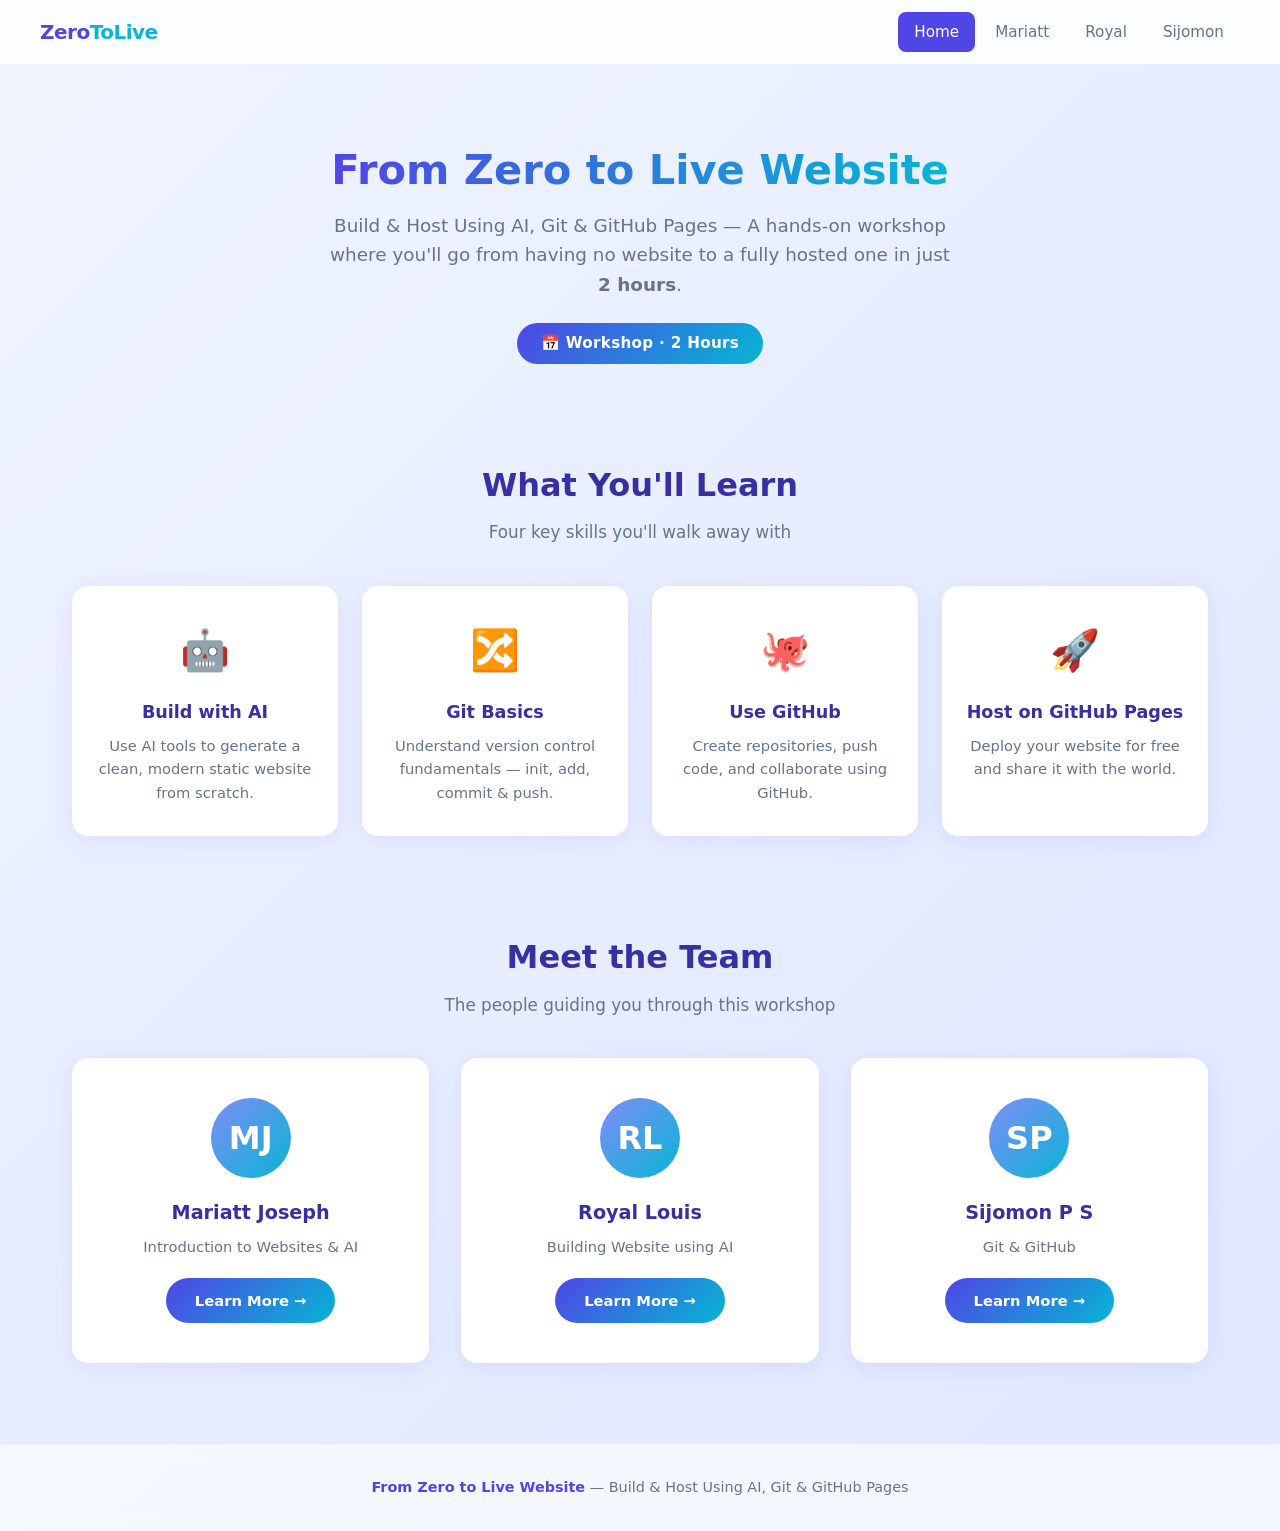
<file: index.html>
<!DOCTYPE html>
<html lang="en">
<head>
  <meta charset="UTF-8" />
  <meta name="viewport" content="width=device-width, initial-scale=1.0" />
  <title>From Zero to Live Website – Workshop</title>
  <link rel="stylesheet" href="style.css" />
</head>
<body>

  <!-- Navbar -->
  <nav class="navbar">
    <div class="container">
      <a href="index.html" class="logo">Zero<span>ToLive</span></a>
      <div class="nav-links" id="navLinks">
        <a href="index.html" class="active">Home</a>
        <a href="mariatt.html">Mariatt</a>
        <a href="royal.html">Royal</a>
        <a href="sijomon.html">Sijomon</a>
      </div>
      <button class="hamburger" id="hamburger" aria-label="Toggle menu">
        <span></span><span></span><span></span>
      </button>
    </div>
  </nav>

  <!-- Hero -->
  <section class="hero">
    <h1><span>From Zero to Live Website</span></h1>
    <p>
      Build &amp; Host Using AI, Git &amp; GitHub Pages — A hands-on workshop
      where you'll go from having no website to a fully hosted one in just
      <strong>2 hours</strong>.
    </p>
    <span class="badge">📅 Workshop · 2 Hours</span>
  </section>

  <!-- What You'll Learn -->
  <section class="section">
    <h2 class="section-title">What You'll Learn</h2>
    <p class="section-subtitle">Four key skills you'll walk away with</p>

    <div class="learn-grid">
      <div class="learn-card">
        <div class="icon">🤖</div>
        <h3>Build with AI</h3>
        <p>Use AI tools to generate a clean, modern static website from scratch.</p>
      </div>
      <div class="learn-card">
        <div class="icon">🔀</div>
        <h3>Git Basics</h3>
        <p>Understand version control fundamentals — init, add, commit &amp; push.</p>
      </div>
      <div class="learn-card">
        <div class="icon">🐙</div>
        <h3>Use GitHub</h3>
        <p>Create repositories, push code, and collaborate using GitHub.</p>
      </div>
      <div class="learn-card">
        <div class="icon">🚀</div>
        <h3>Host on GitHub Pages</h3>
        <p>Deploy your website for free and share it with the world.</p>
      </div>
    </div>
  </section>

  <!-- Meet the Team -->
  <section class="section">
    <h2 class="section-title">Meet the Team</h2>
    <p class="section-subtitle">The people guiding you through this workshop</p>

    <div class="team-grid">
      <!-- Mariatt -->
      <div class="team-card">
        <div class="avatar">MJ</div>
        <h3>Mariatt Joseph</h3>
        <p class="role">Introduction to Websites &amp; AI</p>
        <a href="mariatt.html" class="btn">Learn More →</a>
      </div>

      <!-- Royal -->
      <div class="team-card">
        <div class="avatar">RL</div>
        <h3>Royal Louis</h3>
        <p class="role">Building Website using AI</p>
        <a href="royal.html" class="btn">Learn More →</a>
      </div>

      <!-- Sijomon -->
      <div class="team-card">
        <div class="avatar">SP</div>
        <h3>Sijomon P S</h3>
        <p class="role">Git &amp; GitHub</p>
        <a href="sijomon.html" class="btn">Learn More →</a>
      </div>
    </div>
  </section>

  <!-- Footer -->
  <footer class="footer">
    <p><strong>From Zero to Live Website</strong> — Build &amp; Host Using AI, Git &amp; GitHub Pages</p>
  </footer>

  <script>
    const hamburger = document.getElementById('hamburger');
    const navLinks  = document.getElementById('navLinks');
    hamburger.addEventListener('click', () => navLinks.classList.toggle('open'));
  </script>
</body>
</html>
</file>
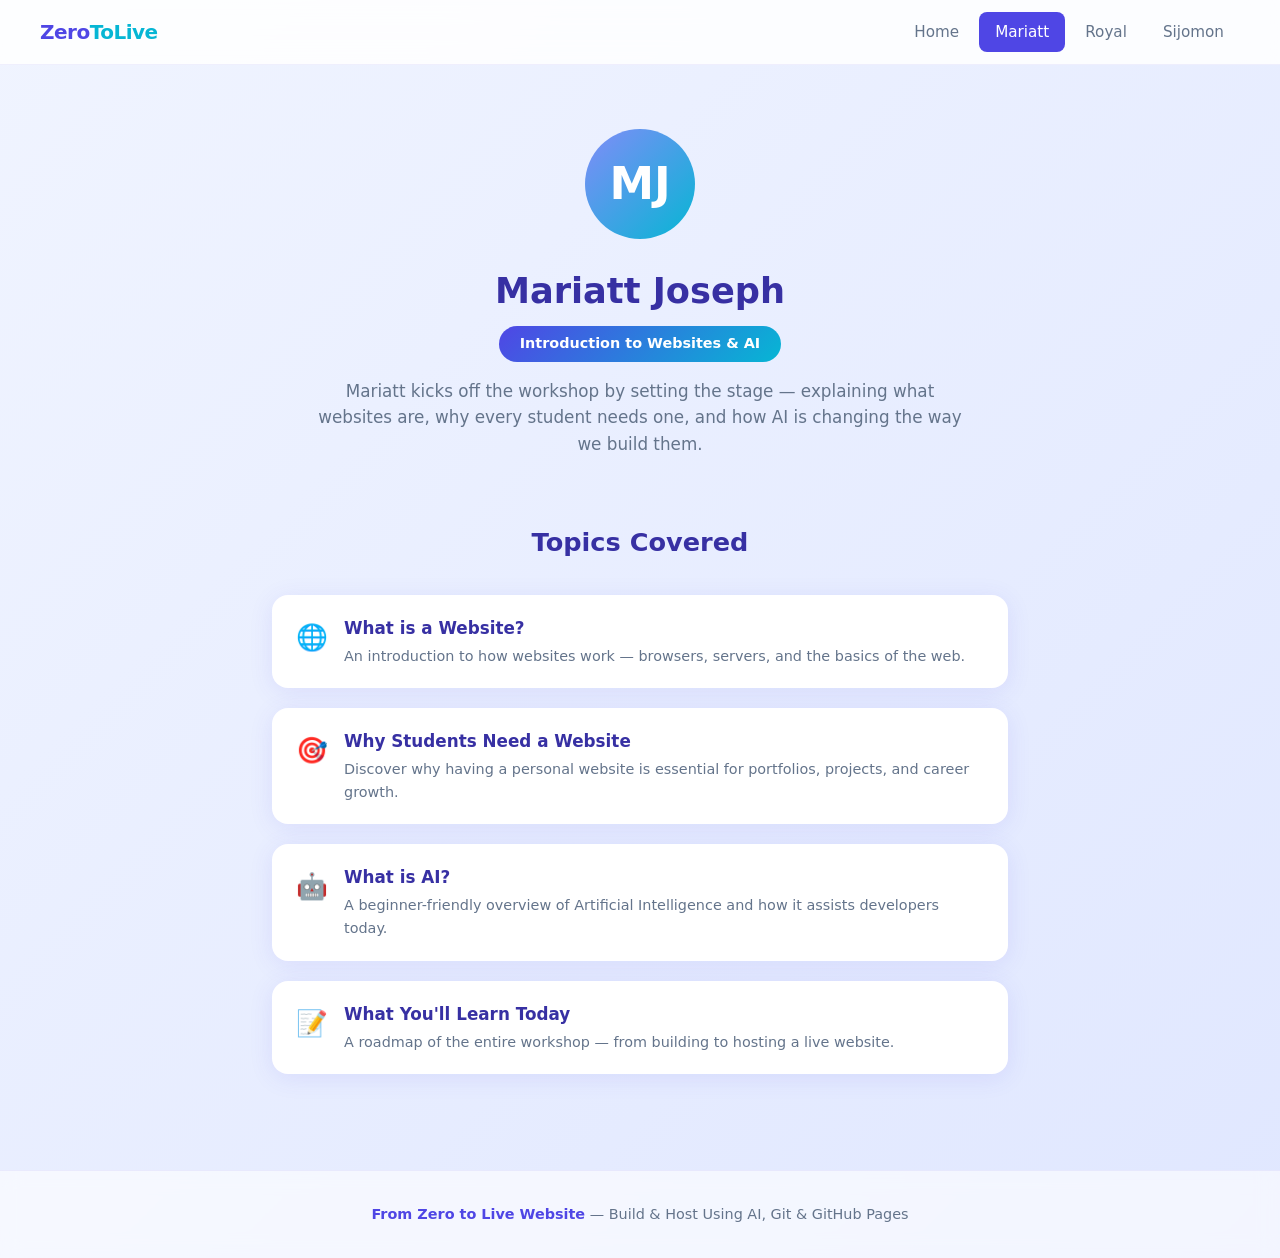
<file: mariatt.html>
<!DOCTYPE html>
<html lang="en">
<head>
  <meta charset="UTF-8" />
  <meta name="viewport" content="width=device-width, initial-scale=1.0" />
  <title>Mariatt Joseph – Workshop Speaker</title>
  <link rel="stylesheet" href="style.css" />
</head>
<body>

  <!-- Navbar -->
  <nav class="navbar">
    <div class="container">
      <a href="index.html" class="logo">Zero<span>ToLive</span></a>
      <div class="nav-links" id="navLinks">
        <a href="index.html">Home</a>
        <a href="mariatt.html" class="active">Mariatt</a>
        <a href="royal.html">Royal</a>
        <a href="sijomon.html">Sijomon</a>
      </div>
      <button class="hamburger" id="hamburger" aria-label="Toggle menu">
        <span></span><span></span><span></span>
      </button>
    </div>
  </nav>

  <!-- Speaker Hero -->
  <section class="speaker-hero">
    <div class="avatar-lg">MJ</div>
    <h1>Mariatt Joseph</h1>
    <span class="role-tag">Introduction to Websites &amp; AI</span>
    <p>Mariatt kicks off the workshop by setting the stage — explaining what websites are, why every student needs one, and how AI is changing the way we build them.</p>
  </section>

  <!-- Topics -->
  <section class="topics-section">
    <h2>Topics Covered</h2>

    <div class="topic-list">
      <div class="topic-item">
        <div class="topic-icon">🌐</div>
        <div>
          <h3>What is a Website?</h3>
          <p>An introduction to how websites work — browsers, servers, and the basics of the web.</p>
        </div>
      </div>

      <div class="topic-item">
        <div class="topic-icon">🎯</div>
        <div>
          <h3>Why Students Need a Website</h3>
          <p>Discover why having a personal website is essential for portfolios, projects, and career growth.</p>
        </div>
      </div>

      <div class="topic-item">
        <div class="topic-icon">🤖</div>
        <div>
          <h3>What is AI?</h3>
          <p>A beginner-friendly overview of Artificial Intelligence and how it assists developers today.</p>
        </div>
      </div>

      <div class="topic-item">
        <div class="topic-icon">📝</div>
        <div>
          <h3>What You'll Learn Today</h3>
          <p>A roadmap of the entire workshop — from building to hosting a live website.</p>
        </div>
      </div>
    </div>
  </section>

  <!-- Footer -->
  <footer class="footer">
    <p><strong>From Zero to Live Website</strong> — Build &amp; Host Using AI, Git &amp; GitHub Pages</p>
  </footer>

  <script>
    const hamburger = document.getElementById('hamburger');
    const navLinks  = document.getElementById('navLinks');
    hamburger.addEventListener('click', () => navLinks.classList.toggle('open'));
  </script>
</body>
</html>
</file>
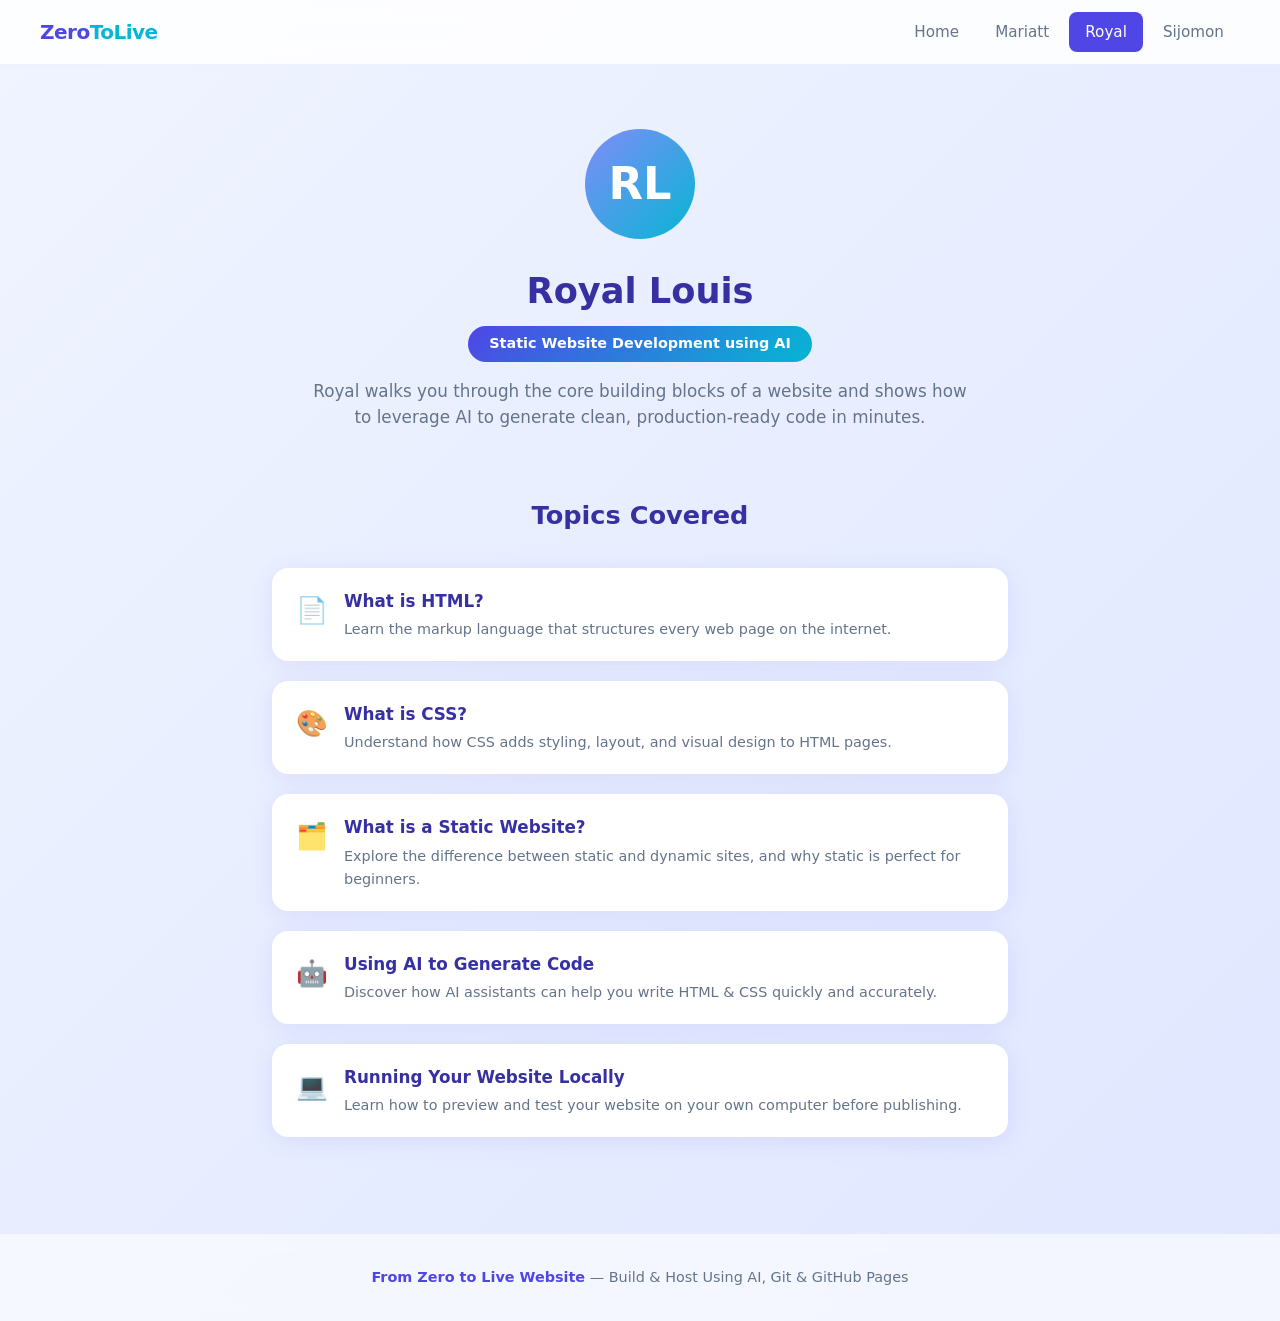
<file: royal.html>
<!DOCTYPE html>
<html lang="en">
<head>
  <meta charset="UTF-8" />
  <meta name="viewport" content="width=device-width, initial-scale=1.0" />
  <title>Royal Louis – Workshop Speaker</title>
  <link rel="stylesheet" href="style.css" />
</head>
<body>

  <!-- Navbar -->
  <nav class="navbar">
    <div class="container">
      <a href="index.html" class="logo">Zero<span>ToLive</span></a>
      <div class="nav-links" id="navLinks">
        <a href="index.html">Home</a>
        <a href="mariatt.html">Mariatt</a>
        <a href="royal.html" class="active">Royal</a>
        <a href="sijomon.html">Sijomon</a>
      </div>
      <button class="hamburger" id="hamburger" aria-label="Toggle menu">
        <span></span><span></span><span></span>
      </button>
    </div>
  </nav>

  <!-- Speaker Hero -->
  <section class="speaker-hero">
    <div class="avatar-lg">RL</div>
    <h1>Royal Louis</h1>
    <span class="role-tag">Static Website Development using AI</span>
    <p>Royal walks you through the core building blocks of a website and shows how to leverage AI to generate clean, production-ready code in minutes.</p>
  </section>

  <!-- Topics -->
  <section class="topics-section">
    <h2>Topics Covered</h2>

    <div class="topic-list">
      <div class="topic-item">
        <div class="topic-icon">📄</div>
        <div>
          <h3>What is HTML?</h3>
          <p>Learn the markup language that structures every web page on the internet.</p>
        </div>
      </div>

      <div class="topic-item">
        <div class="topic-icon">🎨</div>
        <div>
          <h3>What is CSS?</h3>
          <p>Understand how CSS adds styling, layout, and visual design to HTML pages.</p>
        </div>
      </div>

      <div class="topic-item">
        <div class="topic-icon">🗂️</div>
        <div>
          <h3>What is a Static Website?</h3>
          <p>Explore the difference between static and dynamic sites, and why static is perfect for beginners.</p>
        </div>
      </div>

      <div class="topic-item">
        <div class="topic-icon">🤖</div>
        <div>
          <h3>Using AI to Generate Code</h3>
          <p>Discover how AI assistants can help you write HTML &amp; CSS quickly and accurately.</p>
        </div>
      </div>

      <div class="topic-item">
        <div class="topic-icon">💻</div>
        <div>
          <h3>Running Your Website Locally</h3>
          <p>Learn how to preview and test your website on your own computer before publishing.</p>
        </div>
      </div>
    </div>
  </section>

  <!-- Footer -->
  <footer class="footer">
    <p><strong>From Zero to Live Website</strong> — Build &amp; Host Using AI, Git &amp; GitHub Pages</p>
  </footer>

  <script>
    const hamburger = document.getElementById('hamburger');
    const navLinks  = document.getElementById('navLinks');
    hamburger.addEventListener('click', () => navLinks.classList.toggle('open'));
  </script>
</body>
</html>
</file>
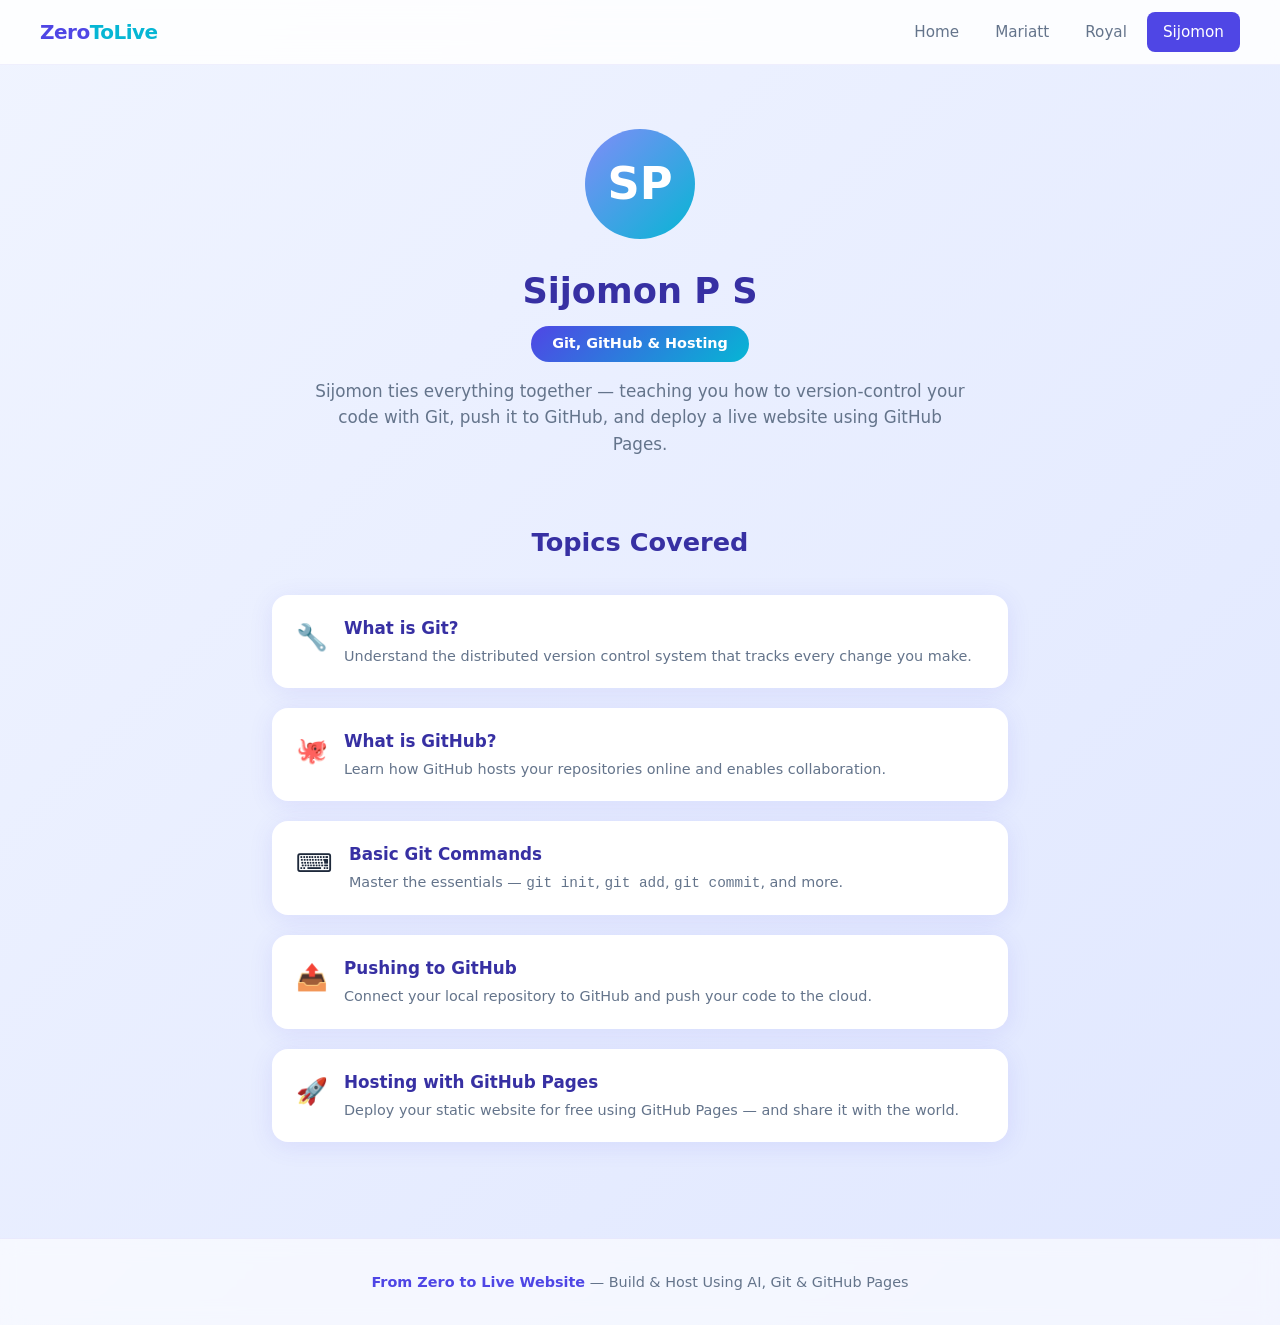
<file: sijomon.html>
<!DOCTYPE html>
<html lang="en">
<head>
  <meta charset="UTF-8" />
  <meta name="viewport" content="width=device-width, initial-scale=1.0" />
  <title>Sijomon P S – Workshop Speaker</title>
  <link rel="stylesheet" href="style.css" />
</head>
<body>

  <!-- Navbar -->
  <nav class="navbar">
    <div class="container">
      <a href="index.html" class="logo">Zero<span>ToLive</span></a>
      <div class="nav-links" id="navLinks">
        <a href="index.html">Home</a>
        <a href="mariatt.html">Mariatt</a>
        <a href="royal.html">Royal</a>
        <a href="sijomon.html" class="active">Sijomon</a>
      </div>
      <button class="hamburger" id="hamburger" aria-label="Toggle menu">
        <span></span><span></span><span></span>
      </button>
    </div>
  </nav>

  <!-- Speaker Hero -->
  <section class="speaker-hero">
    <div class="avatar-lg">SP</div>
    <h1>Sijomon P S</h1>
    <span class="role-tag">Git, GitHub &amp; Hosting</span>
    <p>Sijomon ties everything together — teaching you how to version-control your code with Git, push it to GitHub, and deploy a live website using GitHub Pages.</p>
  </section>

  <!-- Topics -->
  <section class="topics-section">
    <h2>Topics Covered</h2>

    <div class="topic-list">
      <div class="topic-item">
        <div class="topic-icon">🔧</div>
        <div>
          <h3>What is Git?</h3>
          <p>Understand the distributed version control system that tracks every change you make.</p>
        </div>
      </div>

      <div class="topic-item">
        <div class="topic-icon">🐙</div>
        <div>
          <h3>What is GitHub?</h3>
          <p>Learn how GitHub hosts your repositories online and enables collaboration.</p>
        </div>
      </div>

      <div class="topic-item">
        <div class="topic-icon">⌨️</div>
        <div>
          <h3>Basic Git Commands</h3>
          <p>Master the essentials — <code>git init</code>, <code>git add</code>, <code>git commit</code>, and more.</p>
        </div>
      </div>

      <div class="topic-item">
        <div class="topic-icon">📤</div>
        <div>
          <h3>Pushing to GitHub</h3>
          <p>Connect your local repository to GitHub and push your code to the cloud.</p>
        </div>
      </div>

      <div class="topic-item">
        <div class="topic-icon">🚀</div>
        <div>
          <h3>Hosting with GitHub Pages</h3>
          <p>Deploy your static website for free using GitHub Pages — and share it with the world.</p>
        </div>
      </div>
    </div>
  </section>

  <!-- Footer -->
  <footer class="footer">
    <p><strong>From Zero to Live Website</strong> — Build &amp; Host Using AI, Git &amp; GitHub Pages</p>
  </footer>

  <script>
    const hamburger = document.getElementById('hamburger');
    const navLinks  = document.getElementById('navLinks');
    hamburger.addEventListener('click', () => navLinks.classList.toggle('open'));
  </script>
</body>
</html>
</file>
<file: style.css>
/* ===== BASE RESET & VARIABLES ===== */
*,
*::before,
*::after {
  margin: 0;
  padding: 0;
  box-sizing: border-box;
}

:root {
  --primary: #4f46e5;
  --primary-light: #818cf8;
  --primary-dark: #3730a3;
  --accent: #06b6d4;
  --bg-start: #f0f4ff;
  --bg-end: #e0e7ff;
  --card-bg: #ffffff;
  --text: #1e293b;
  --text-light: #64748b;
  --white: #ffffff;
  --shadow: 0 4px 24px rgba(79, 70, 229, 0.10);
  --shadow-hover: 0 8px 32px rgba(79, 70, 229, 0.18);
  --radius: 16px;
  --transition: 0.3s ease;
}

html {
  scroll-behavior: smooth;
}

body {
  font-family: 'Segoe UI', 'Inter', system-ui, -apple-system, sans-serif;
  background: linear-gradient(135deg, var(--bg-start), var(--bg-end));
  color: var(--text);
  min-height: 100vh;
  line-height: 1.6;
}

a {
  text-decoration: none;
  color: inherit;
}

ul {
  list-style: none;
}

img {
  max-width: 100%;
}

/* ===== NAVBAR ===== */
.navbar {
  position: sticky;
  top: 0;
  z-index: 100;
  background: rgba(255, 255, 255, 0.85);
  backdrop-filter: blur(14px);
  -webkit-backdrop-filter: blur(14px);
  border-bottom: 1px solid rgba(79, 70, 229, 0.08);
  padding: 0 2rem;
}

.navbar .container {
  max-width: 1200px;
  margin: 0 auto;
  display: flex;
  align-items: center;
  justify-content: space-between;
  height: 64px;
}

.navbar .logo {
  font-weight: 700;
  font-size: 1.25rem;
  color: var(--primary);
  letter-spacing: -0.5px;
}

.navbar .logo span {
  color: var(--accent);
}

.nav-links {
  display: flex;
  gap: 0.25rem;
}

.nav-links a {
  padding: 0.5rem 1rem;
  border-radius: 8px;
  font-size: 0.95rem;
  font-weight: 500;
  color: var(--text-light);
  transition: background var(--transition), color var(--transition);
}

.nav-links a:hover,
.nav-links a.active {
  background: var(--primary);
  color: var(--white);
}

/* Hamburger */
.hamburger {
  display: none;
  flex-direction: column;
  gap: 5px;
  background: none;
  border: none;
  cursor: pointer;
  padding: 4px;
}

.hamburger span {
  display: block;
  width: 26px;
  height: 3px;
  background: var(--primary);
  border-radius: 3px;
  transition: var(--transition);
}

/* ===== HERO ===== */
.hero {
  text-align: center;
  padding: 5rem 2rem 3rem;
  max-width: 820px;
  margin: 0 auto;
}

.hero h1 {
  font-size: 2.6rem;
  font-weight: 800;
  line-height: 1.2;
  color: var(--primary-dark);
  margin-bottom: 1rem;
}

.hero h1 span {
  background: linear-gradient(90deg, var(--primary), var(--accent));
  -webkit-background-clip: text;
  -webkit-text-fill-color: transparent;
  background-clip: text;
}

.hero p {
  font-size: 1.15rem;
  color: var(--text-light);
  max-width: 620px;
  margin: 0 auto 1.5rem;
}

.badge {
  display: inline-block;
  background: linear-gradient(135deg, var(--primary), var(--accent));
  color: var(--white);
  padding: 0.5rem 1.5rem;
  border-radius: 50px;
  font-weight: 600;
  font-size: 0.95rem;
  letter-spacing: 0.3px;
}

/* ===== SECTIONS ===== */
.section {
  max-width: 1200px;
  margin: 0 auto;
  padding: 3rem 2rem;
}

.section-title {
  text-align: center;
  font-size: 2rem;
  font-weight: 700;
  color: var(--primary-dark);
  margin-bottom: 0.5rem;
}

.section-subtitle {
  text-align: center;
  color: var(--text-light);
  margin-bottom: 2.5rem;
  font-size: 1.05rem;
}

/* ===== LEARN GRID ===== */
.learn-grid {
  display: grid;
  grid-template-columns: repeat(auto-fit, minmax(240px, 1fr));
  gap: 1.5rem;
}

.learn-card {
  background: var(--card-bg);
  border-radius: var(--radius);
  padding: 2rem 1.5rem;
  box-shadow: var(--shadow);
  text-align: center;
  transition: transform var(--transition), box-shadow var(--transition);
}

.learn-card:hover {
  transform: translateY(-6px);
  box-shadow: var(--shadow-hover);
}

.learn-card .icon {
  font-size: 2.5rem;
  margin-bottom: 1rem;
}

.learn-card h3 {
  font-size: 1.1rem;
  font-weight: 600;
  margin-bottom: 0.5rem;
  color: var(--primary-dark);
}

.learn-card p {
  font-size: 0.92rem;
  color: var(--text-light);
}

/* ===== TEAM CARDS ===== */
.team-grid {
  display: grid;
  grid-template-columns: repeat(auto-fit, minmax(280px, 1fr));
  gap: 2rem;
}

.team-card {
  background: var(--card-bg);
  border-radius: var(--radius);
  padding: 2.5rem 2rem;
  text-align: center;
  box-shadow: var(--shadow);
  transition: transform var(--transition), box-shadow var(--transition);
}

.team-card:hover {
  transform: translateY(-6px);
  box-shadow: var(--shadow-hover);
}

.team-card .avatar {
  width: 80px;
  height: 80px;
  border-radius: 50%;
  background: linear-gradient(135deg, var(--primary-light), var(--accent));
  display: flex;
  align-items: center;
  justify-content: center;
  font-size: 2rem;
  color: var(--white);
  margin: 0 auto 1.25rem;
  font-weight: 700;
}

.team-card h3 {
  font-size: 1.2rem;
  font-weight: 700;
  color: var(--primary-dark);
  margin-bottom: 0.35rem;
}

.team-card .role {
  font-size: 0.92rem;
  color: var(--text-light);
  margin-bottom: 1.25rem;
}

.btn {
  display: inline-block;
  padding: 0.65rem 1.8rem;
  border-radius: 50px;
  font-weight: 600;
  font-size: 0.92rem;
  color: var(--white);
  background: linear-gradient(135deg, var(--primary), var(--accent));
  transition: opacity var(--transition), transform var(--transition);
  border: none;
  cursor: pointer;
}

.btn:hover {
  opacity: 0.88;
  transform: scale(1.04);
}

/* ===== SPEAKER PAGE (mariatt, royal, sijomon) ===== */
.speaker-hero {
  text-align: center;
  padding: 4rem 2rem 2rem;
  max-width: 720px;
  margin: 0 auto;
}

.speaker-hero .avatar-lg {
  width: 110px;
  height: 110px;
  border-radius: 50%;
  background: linear-gradient(135deg, var(--primary-light), var(--accent));
  display: flex;
  align-items: center;
  justify-content: center;
  font-size: 2.8rem;
  color: var(--white);
  margin: 0 auto 1.5rem;
  font-weight: 700;
}

.speaker-hero h1 {
  font-size: 2.2rem;
  font-weight: 800;
  color: var(--primary-dark);
  margin-bottom: 0.4rem;
}

.speaker-hero .role-tag {
  display: inline-block;
  background: linear-gradient(135deg, var(--primary), var(--accent));
  color: var(--white);
  padding: 0.4rem 1.3rem;
  border-radius: 50px;
  font-weight: 600;
  font-size: 0.9rem;
  margin-bottom: 1rem;
}

.speaker-hero p {
  color: var(--text-light);
  font-size: 1.05rem;
}

.topics-section {
  max-width: 800px;
  margin: 0 auto;
  padding: 2rem 2rem 4rem;
}

.topics-section h2 {
  text-align: center;
  font-size: 1.6rem;
  font-weight: 700;
  color: var(--primary-dark);
  margin-bottom: 2rem;
}

.topic-list {
  display: grid;
  gap: 1.25rem;
}

.topic-item {
  display: flex;
  align-items: flex-start;
  gap: 1rem;
  background: var(--card-bg);
  padding: 1.25rem 1.5rem;
  border-radius: var(--radius);
  box-shadow: var(--shadow);
  transition: transform var(--transition), box-shadow var(--transition);
}

.topic-item:hover {
  transform: translateX(6px);
  box-shadow: var(--shadow-hover);
}

.topic-item .topic-icon {
  font-size: 1.6rem;
  flex-shrink: 0;
  margin-top: 2px;
}

.topic-item h3 {
  font-size: 1.05rem;
  font-weight: 600;
  color: var(--primary-dark);
  margin-bottom: 0.2rem;
}

.topic-item p {
  font-size: 0.9rem;
  color: var(--text-light);
}

/* ===== FOOTER ===== */
.footer {
  text-align: center;
  padding: 2rem;
  background: rgba(255, 255, 255, 0.6);
  backdrop-filter: blur(10px);
  border-top: 1px solid rgba(79, 70, 229, 0.08);
  color: var(--text-light);
  font-size: 0.9rem;
  margin-top: 2rem;
}

.footer strong {
  color: var(--primary);
}

/* ===== RESPONSIVE ===== */
@media (max-width: 768px) {
  .nav-links {
    display: none;
    flex-direction: column;
    position: absolute;
    top: 64px;
    left: 0;
    right: 0;
    background: rgba(255, 255, 255, 0.97);
    backdrop-filter: blur(14px);
    padding: 1rem;
    gap: 0.25rem;
    border-bottom: 1px solid rgba(79, 70, 229, 0.08);
  }

  .nav-links.open {
    display: flex;
  }

  .hamburger {
    display: flex;
  }

  .hero h1 {
    font-size: 1.8rem;
  }

  .hero p {
    font-size: 1rem;
  }

  .section-title {
    font-size: 1.5rem;
  }

  .team-grid {
    grid-template-columns: 1fr;
  }

  .learn-grid {
    grid-template-columns: 1fr 1fr;
  }
}

@media (max-width: 480px) {
  .learn-grid {
    grid-template-columns: 1fr;
  }

  .navbar .container {
    padding: 0;
  }

  .hero {
    padding: 3rem 1.25rem 2rem;
  }

  .section {
    padding: 2rem 1.25rem;
  }
}
</file>
